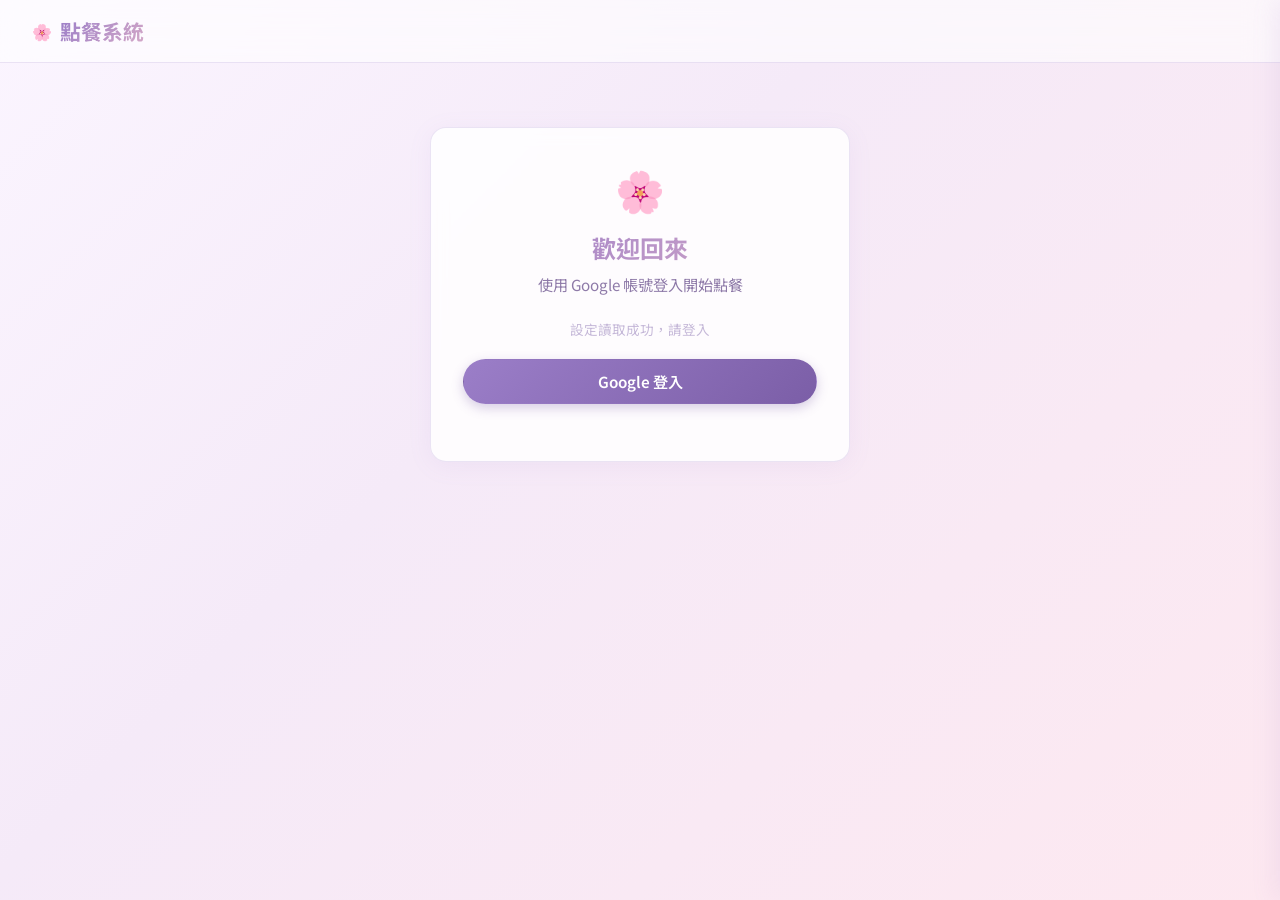
<file: index.html>
<!DOCTYPE html>
<html lang="zh-TW">
<head>
  <meta charset="UTF-8">
  <meta name="viewport" content="width=device-width, initial-scale=1.0">
  <title>點餐系統 🌸</title>
  <link rel="stylesheet" href="style.css">
  <script src="https://accounts.google.com/gsi/client" async defer></script>
</head>
<body>

  <header class="app-header">
    <div class="logo"><span>🌸</span><h1>點餐系統</h1></div>
    <div id="user-info" class="hidden">
      <span id="user-email"></span>
      <span id="user-role" class="badge"></span>
      <button id="my-orders-btn" class="btn outline small hidden">📋 我的訂單</button>
      <a id="admin-link" href="admin.html" class="admin-link hidden" target="_blank">⚙️ 管理後台</a>
      <button id="logout-btn" class="btn ghost small">登出</button>
    </div>
  </header>

  <main class="container">

    <!-- 登入 -->
    <section id="login-section">
      <div class="card login-card">
        <div style="font-size:2.5rem;margin-bottom:0.75rem;">🌸</div>
        <h2>歡迎回來</h2>
        <p class="subtitle">使用 Google 帳號登入開始點餐</p>
        <p id="env-status" style="font-size:0.85rem;color:var(--text-light);margin-bottom:1.25rem;">讀取設定中...</p>
        <button id="login-btn" class="btn primary full-width hidden">Google 登入</button>
        <div id="login-error" class="error-msg"></div>
      </div>
    </section>

    <!-- 點餐 -->
    <section id="order-section" class="hidden">
      <div id="order-status-banner" class="status-banner hidden"></div>

      <div class="section-header">
        <div>
          <h2>今日菜單</h2>
          <p class="sub" id="today-restaurants-label">讀取中...</p>
        </div>
      </div>

      <div id="restaurant-tabs" class="restaurant-tabs"></div>
      <div id="menu-loading" class="loading hidden">讀取菜單中</div>
      <div id="menu-grid" class="menu-grid"></div>
      <div id="menu-empty" class="empty-state hidden">
        <span class="emoji">🍽️</span>今日尚未開放任何餐廳，請聯繫管理員設定。
      </div>
      <div id="order-msg" class="msg" style="margin-top:1rem;"></div>
    </section>

  </main>

  <!-- Cart FAB -->
  <button id="cart-fab" class="cart-fab hidden">🛒<span id="cart-badge" class="cart-badge">0</span></button>

  <!-- Cart Panel -->
  <aside id="order-panel" class="order-panel">
    <div class="order-panel-header">
      <h3>🛒 我的訂單</h3>
      <button id="close-panel-btn" class="btn ghost small">✕</button>
    </div>
    <div class="order-panel-body" id="order-panel-body">
      <p class="order-panel-empty">尚未選擇任何餐點</p>
    </div>
    <div class="order-panel-footer">
      <div class="order-total-row">
        <span class="order-total-label">合計金額</span>
        <span class="order-total-price" id="order-total">$0</span>
      </div>
      <button id="submit-order-btn" class="btn primary full-width" disabled>送出訂單</button>
      <button id="reset-order-btn" class="btn ghost full-width" style="margin-top:0.5rem;">清空選單</button>
    </div>
  </aside>

  <!-- My Orders Modal -->
  <div id="my-orders-modal" class="modal-overlay hidden">
    <div class="modal-card">
      <div class="modal-header">
        <h3>📋 我的點餐紀錄</h3>
        <button id="close-my-orders-btn" class="btn ghost small">✕</button>
      </div>
      <div class="modal-body" id="my-orders-modal-body">
        <p style="color:var(--text-muted);text-align:center;padding:2rem;">讀取中...</p>
      </div>
      <div class="modal-footer">
        <button id="modify-order-btn" class="btn secondary hidden">✏️ 修改訂單</button>
        <button id="close-my-orders-btn2" class="btn ghost">關閉</button>
      </div>
    </div>
  </div>

  <script src="config.js"></script>
  <script src="sheetApi.js"></script>
  <script src="auth.js"></script>
  <script src="app.js"></script>
</body>
</html>
</file>
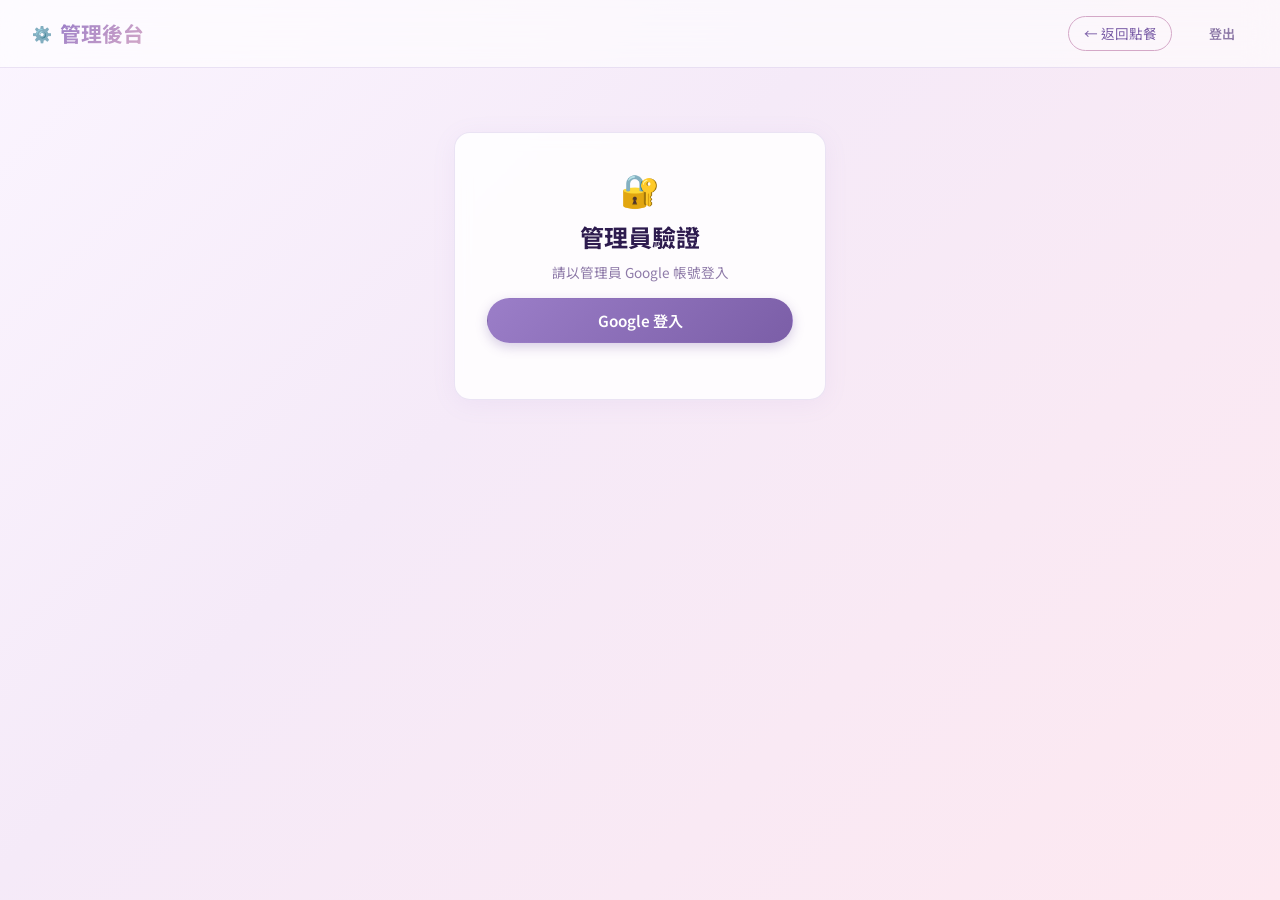
<file: admin.html>
<!DOCTYPE html>
<html lang="zh-TW">
<head>
  <meta charset="UTF-8">
  <meta name="viewport" content="width=device-width, initial-scale=1.0">
  <title>管理後台 ⚙️ | 點餐系統</title>
  <link rel="stylesheet" href="style.css">
  <script src="https://accounts.google.com/gsi/client" async defer></script>
</head>
<body>

  <header class="app-header">
    <div class="logo">
      <span>⚙️</span>
      <h1>管理後台</h1>
    </div>
    <div style="display:flex;align-items:center;gap:0.75rem;">
      <a href="index.html" class="admin-link">← 返回點餐</a>
      <span id="admin-user-email" style="font-size:0.9rem;color:var(--text-muted);"></span>
      <button id="admin-logout-btn" class="btn ghost small">登出</button>
    </div>
  </header>

  <!-- 管理員登入守衛 -->
  <div id="admin-login-guard" style="max-width:420px;margin:4rem auto;padding:0 1.5rem;">
    <div class="card" style="text-align:center;">
      <div style="font-size:2rem;margin-bottom:0.5rem;">🔐</div>
      <h2 style="margin-bottom:0.5rem;">管理員驗證</h2>
      <p id="admin-env-status" style="font-size:0.85rem;color:var(--text-muted);margin-bottom:1rem;">讀取設定中...</p>
      <button id="admin-login-btn" class="btn primary full-width hidden">Google 登入</button>
      <div id="admin-login-error" class="error-msg"></div>
    </div>
  </div>

  <!-- 管理後台主體 -->
  <main id="admin-main" class="container hidden">

    <!-- 功能列 -->
    <div class="card" style="margin-bottom:1.5rem;display:flex;align-items:center;justify-content:space-between;flex-wrap:wrap;gap:1rem;">
      <div>
        <p style="font-size:0.85rem;color:var(--text-muted);">今日訂單狀態</p>
        <p id="admin-order-status-text" style="font-weight:700;color:var(--text-dark);">讀取中...</p>
      </div>
      <div style="display:flex;gap:0.5rem;flex-wrap:wrap;">
        <button id="dice-btn" class="btn secondary">🎲 隨機選餐廳</button>
        <button id="close-orders-btn" class="btn outline">🔒 截止訂單</button>
        <button id="reopen-orders-btn" class="btn outline hidden">🔓 重新開放</button>
        <button id="view-orders-btn" class="btn primary">📋 查看全部訂單</button>
      </div>
    </div>

    <!-- 全部訂單 Modal -->
    <div id="all-orders-modal" class="modal-overlay hidden">
      <div class="modal-card" style="max-width:720px;">
        <div class="modal-header">
          <h3>📋 今日全部訂單</h3>
          <button id="close-all-orders-btn" class="btn ghost small">✕</button>
        </div>
        <div class="modal-body" id="all-orders-modal-body">
          <p style="text-align:center;color:var(--text-muted);padding:2rem;">讀取中...</p>
        </div>
        <div class="modal-footer">
          <button id="close-all-orders-btn2" class="btn ghost">關閉</button>
        </div>
      </div>
    </div>

    <div class="admin-grid">

      <!-- 左欄：今日餐廳設定 -->
      <div class="card">
        <p class="card-title">📅 今日開放餐廳</p>
        <p style="font-size:0.85rem;color:var(--text-muted);margin-bottom:0.75rem;">點選要開放的餐廳（可複選），未選的自動反灰。</p>
        <div id="restaurant-check-grid" class="restaurant-check-grid">
          <span style="color:var(--text-light);font-size:0.85rem;">讀取中...</span>
        </div>
        <button id="save-today-config-btn" class="btn primary full-width" style="margin-top:0.75rem;">儲存今日設定</button>
        <div id="admin-config-msg" class="msg"></div>

        <hr style="border:none;border-top:1px solid var(--border);margin:1.25rem 0;">

        <p class="card-title" style="margin-bottom:0.75rem;">➕ 新增餐點</p>
        <div class="form-group">
          <label>餐廳名稱</label>
          <input type="text" id="new-restaurant" placeholder="例如：50嵐">
        </div>
        <div class="form-group">
          <label>品名</label>
          <input type="text" id="new-name" placeholder="例如：珍珠奶茶(L)">
        </div>
        <div class="form-group">
          <label>單價</label>
          <input type="text" id="new-price" placeholder="例如：60">
        </div>
        <div class="form-group">
          <label>分類</label>
          <input type="text" id="new-category" placeholder="例如：飲品">
        </div>
        <button id="add-menu-btn" class="btn secondary full-width">➕ 新增至菜單</button>
        <div id="add-menu-msg" class="msg"></div>
      </div>

      <!-- 右欄：菜單管理 -->
      <div class="card">
        <div style="display:flex;justify-content:space-between;align-items:center;margin-bottom:0.75rem;">
          <p class="card-title" style="margin-bottom:0;">🍽️ 菜單管理</p>
          <a id="sheet-link" href="#" target="_blank" class="btn ghost small" style="font-size:0.8rem;">試算表連結 ↗</a>
        </div>
        <div class="table-container">
          <table class="data-table">
            <thead>
              <tr>
                <th>餐廳</th>
                <th>品名</th>
                <th>單價</th>
                <th>操作</th>
              </tr>
            </thead>
            <tbody id="admin-menu-tbody">
              <tr><td colspan="5" class="loading">讀取中</td></tr>
            </tbody>
          </table>
        </div>
      </div>

    </div>
  </main>

  <script src="config.js"></script>
  <script src="sheetApi.js"></script>
  <script src="auth.js"></script>
  <script src="admin.js"></script>
</body>
</html>
</file>
<file: style.css>
/* ============================================================
   芙麗蓮主題配色 - Frieren Color Theme
   主色調: 薰衣草紫 × 珍珠粉 × 霧銀白
   ============================================================ */
@import url('https://fonts.googleapis.com/css2?family=Noto+Sans+TC:wght@400;500;600;700&display=swap');

:root {
  /* 主色系 */
  --frieren-primary: #9B7EC8;       /* 深薰衣草紫 */
  --frieren-primary-dark: #7B5EA7;  /* 深紫 */
  --frieren-secondary: #E8C5D8;     /* 珍珠粉 */
  --frieren-accent: #D4A8C7;        /* 玫瑰粉紫 */
  --frieren-soft: #F2E8F5;          /* 淺薰衣草 */
  --frieren-blush: #FAD0DC;         /* 腮紅粉 */
  
  /* 背景與表面 */
  --bg-main: #FBF5FF;               /* 極淺紫白 */
  --bg-card: rgba(255,255,255,0.85);
  --bg-glass: rgba(255,255,255,0.6);
  
  /* 文字 */
  --text-dark: #2D1B4E;             /* 深紫黑 */
  --text-muted: #8E7AA8;            /* 霧紫灰 */
  --text-light: #C5B8D8;            /* 淺紫 */
  
  /* 邊框 */
  --border: rgba(155, 126, 200, 0.2);
  --border-hover: rgba(155, 126, 200, 0.5);
  
  /* 狀態 */
  --success: #7BBFA5;
  --danger: #E07A8A;
  
  /* 尺寸 */
  --radius: 16px;
  --radius-sm: 10px;
  --font: 'Noto Sans TC', -apple-system, BlinkMacSystemFont, sans-serif;
}

* { box-sizing: border-box; margin: 0; padding: 0; }

body {
  font-family: var(--font);
  background: linear-gradient(135deg, #FBF5FF 0%, #F5EAF8 40%, #FDE8F0 100%);
  min-height: 100vh;
  color: var(--text-dark);
}

/* ── Header ── */
.app-header {
  background: var(--bg-glass);
  backdrop-filter: blur(16px);
  border-bottom: 1px solid var(--border);
  padding: 1rem 2rem;
  display: flex;
  justify-content: space-between;
  align-items: center;
  position: sticky;
  top: 0;
  z-index: 100;
}

.app-header .logo {
  display: flex;
  align-items: center;
  gap: 0.5rem;
}

.app-header h1 {
  font-size: 1.3rem;
  font-weight: 700;
  background: linear-gradient(135deg, var(--frieren-primary), var(--frieren-accent));
  -webkit-background-clip: text;
  -webkit-text-fill-color: transparent;
}

#user-info {
  display: flex;
  align-items: center;
  gap: 0.75rem;
  font-size: 0.9rem;
}

#user-email { font-weight: 500; color: var(--text-dark); }

.badge {
  display: inline-block;
  padding: 0.25em 0.75em;
  font-size: 0.75rem;
  font-weight: 600;
  border-radius: 9999px;
  background: linear-gradient(135deg, var(--frieren-secondary), var(--frieren-blush));
  color: var(--frieren-primary-dark);
}

/* ── Admin Link Button ── */
.admin-link {
  display: inline-flex;
  align-items: center;
  gap: 0.4rem;
  font-size: 0.85rem;
  padding: 0.4rem 0.9rem;
  border-radius: 9999px;
  border: 1.5px solid var(--frieren-accent);
  color: var(--frieren-primary-dark);
  background: transparent;
  cursor: pointer;
  text-decoration: none;
  font-family: var(--font);
  transition: all 0.2s;
}
.admin-link:hover {
  background: var(--frieren-soft);
  border-color: var(--frieren-primary);
}

/* ── Layout ── */
.container {
  max-width: 960px;
  margin: 2rem auto;
  padding: 0 1.5rem;
}

.hidden { display: none !important; }

/* ── Card ── */
.card {
  background: var(--bg-card);
  border: 1px solid var(--border);
  border-radius: var(--radius);
  padding: 2rem;
  box-shadow: 0 4px 24px rgba(155,126,200,0.08);
  backdrop-filter: blur(8px);
}

.login-card {
  max-width: 420px;
  margin: 4rem auto;
  text-align: center;
}

.login-card h2 {
  font-size: 1.5rem;
  margin-bottom: 0.5rem;
  background: linear-gradient(135deg, var(--frieren-primary), var(--frieren-accent));
  -webkit-background-clip: text;
  -webkit-text-fill-color: transparent;
}

.login-card .subtitle {
  color: var(--text-muted);
  margin-bottom: 1.5rem;
  font-size: 0.95rem;
}

/* ── Form ── */
.form-group { margin-bottom: 1.25rem; text-align: left; }

.form-group label {
  display: block;
  font-size: 0.85rem;
  font-weight: 600;
  color: var(--text-muted);
  margin-bottom: 0.4rem;
}

input[type="text"], textarea, select {
  width: 100%;
  padding: 0.65rem 0.9rem;
  border: 1.5px solid var(--border);
  border-radius: var(--radius-sm);
  font-family: var(--font);
  font-size: 0.95rem;
  background: rgba(255,255,255,0.8);
  color: var(--text-dark);
  transition: border-color 0.2s, box-shadow 0.2s;
}

input[type="text"]:focus, textarea:focus, select:focus {
  outline: none;
  border-color: var(--frieren-primary);
  box-shadow: 0 0 0 3px rgba(155,126,200,0.15);
}

/* ── Buttons ── */
.btn {
  display: inline-flex;
  align-items: center;
  justify-content: center;
  gap: 0.4rem;
  padding: 0.65rem 1.4rem;
  font-size: 0.95rem;
  font-weight: 600;
  border-radius: 9999px;
  border: 1.5px solid transparent;
  cursor: pointer;
  transition: all 0.2s;
  font-family: var(--font);
}

.btn.primary {
  background: linear-gradient(135deg, var(--frieren-primary), var(--frieren-primary-dark));
  color: white;
  border-color: transparent;
  box-shadow: 0 4px 12px rgba(123,94,167,0.3);
}

.btn.primary:hover {
  transform: translateY(-1px);
  box-shadow: 0 6px 16px rgba(123,94,167,0.4);
}

.btn.secondary {
  background: linear-gradient(135deg, var(--frieren-secondary), var(--frieren-blush));
  color: var(--frieren-primary-dark);
  border-color: transparent;
}

.btn.secondary:hover { filter: brightness(0.95); }

.btn.outline {
  background: transparent;
  border-color: var(--border-hover);
  color: var(--text-dark);
}

.btn.outline:hover {
  background: var(--frieren-soft);
  border-color: var(--frieren-primary);
  color: var(--frieren-primary-dark);
}

.btn.ghost {
  background: transparent;
  border-color: transparent;
  color: var(--text-muted);
  padding: 0.4rem 0.8rem;
}

.btn.ghost:hover { background: var(--frieren-soft); color: var(--frieren-primary); }

.btn.danger {
  background: transparent;
  border-color: var(--danger);
  color: var(--danger);
}

.btn.small { padding: 0.35rem 0.75rem; font-size: 0.82rem; }

.btn:disabled { opacity: 0.5; cursor: not-allowed; transform: none !important; }

.full-width { width: 100%; }

/* ── Section Header ── */
.section-header {
  display: flex;
  justify-content: space-between;
  align-items: flex-end;
  margin-bottom: 1.5rem;
}

.section-header h2 {
  font-size: 1.4rem;
  font-weight: 700;
  color: var(--text-dark);
}

.section-header .sub {
  font-size: 0.9rem;
  color: var(--text-muted);
  margin-top: 0.2rem;
}

/* ── Restaurant Tabs ── */
.restaurant-tabs {
  display: flex;
  gap: 0.5rem;
  flex-wrap: wrap;
  margin-bottom: 1.5rem;
}

.tab-btn {
  padding: 0.45rem 1rem;
  border-radius: 9999px;
  border: 1.5px solid var(--border);
  background: var(--bg-card);
  color: var(--text-muted);
  font-size: 0.88rem;
  font-weight: 500;
  cursor: pointer;
  transition: all 0.2s;
  font-family: var(--font);
}

.tab-btn.active {
  background: linear-gradient(135deg, var(--frieren-primary), var(--frieren-primary-dark));
  color: white;
  border-color: transparent;
  box-shadow: 0 2px 8px rgba(123,94,167,0.25);
}

.tab-btn:hover:not(.active) {
  border-color: var(--frieren-accent);
  color: var(--frieren-primary);
  background: var(--frieren-soft);
}

/* ── Menu Grid (Card Style) ── */
.menu-grid {
  display: grid;
  grid-template-columns: repeat(auto-fill, minmax(220px, 1fr));
  gap: 1rem;
}

.menu-card {
  background: var(--bg-card);
  border: 1.5px solid var(--border);
  border-radius: var(--radius);
  padding: 1.25rem;
  display: flex;
  flex-direction: column;
  gap: 0.75rem;
  transition: all 0.25s;
  position: relative;
  overflow: hidden;
}

.menu-card::before {
  content: '';
  position: absolute;
  top: 0;
  left: 0;
  right: 0;
  height: 3px;
  background: linear-gradient(90deg, var(--frieren-secondary), var(--frieren-accent));
  opacity: 0;
  transition: opacity 0.2s;
}

.menu-card:hover {
  border-color: var(--border-hover);
  box-shadow: 0 8px 24px rgba(155,126,200,0.15);
  transform: translateY(-2px);
}

.menu-card:hover::before { opacity: 1; }

.menu-card.has-item::before { opacity: 1; }

.menu-card.has-item {
  border-color: var(--frieren-accent);
  background: linear-gradient(135deg, rgba(242,232,245,0.6), rgba(250,208,220,0.3));
}

.menu-card-name {
  font-size: 1rem;
  font-weight: 700;
  color: var(--text-dark);
  line-height: 1.3;
}

.menu-card-meta {
  font-size: 0.8rem;
  color: var(--text-muted);
}

.menu-card-price {
  font-size: 1.1rem;
  font-weight: 700;
  color: var(--frieren-primary-dark);
}

/* ── Quantity Control ── */
.qty-control {
  display: flex;
  align-items: center;
  justify-content: center;
  gap: 0.5rem;
  margin-top: auto;
}

.qty-btn {
  width: 32px;
  height: 32px;
  border-radius: 50%;
  border: 1.5px solid var(--border-hover);
  background: white;
  color: var(--frieren-primary);
  font-size: 1.1rem;
  font-weight: 700;
  cursor: pointer;
  display: flex;
  align-items: center;
  justify-content: center;
  transition: all 0.2s;
  line-height: 1;
}

.qty-btn:hover {
  background: var(--frieren-primary);
  border-color: var(--frieren-primary);
  color: white;
}

.qty-btn:active { transform: scale(0.9); }

.qty-display {
  min-width: 28px;
  text-align: center;
  font-size: 1rem;
  font-weight: 700;
  color: var(--text-dark);
}

/* ── Order Summary Bar ── */
.order-summary-bar {
  position: sticky;
  bottom: 1.5rem;
  background: var(--bg-card);
  border: 1.5px solid var(--frieren-accent);
  border-radius: var(--radius);
  padding: 1rem 1.5rem;
  display: flex;
  align-items: center;
  justify-content: space-between;
  gap: 1rem;
  box-shadow: 0 8px 32px rgba(155,126,200,0.2);
  backdrop-filter: blur(12px);
  margin-top: 1.5rem;
  flex-wrap: wrap;
}

.order-summary-info {
  display: flex;
  align-items: center;
  gap: 1rem;
  flex-wrap: wrap;
}

.order-summary-count {
  font-size: 0.9rem;
  color: var(--text-muted);
}

.order-summary-count strong { color: var(--frieren-primary-dark); font-size: 1.05rem; }

.order-note-wrap {
  display: flex;
  align-items: center;
  gap: 0.5rem;
  flex: 1;
}

.order-note-wrap input {
  max-width: 280px;
  padding: 0.5rem 0.8rem;
  font-size: 0.88rem;
}

/* ── Messages ── */
.msg { margin-top: 0.75rem; font-size: 0.9rem; text-align: center; }
.msg.success { color: var(--success); }
.msg.error { color: var(--danger); }

.error-msg {
  color: var(--danger);
  font-size: 0.875rem;
  margin-top: 0.5rem;
  min-height: 1.2em;
}

.loading {
  text-align: center;
  padding: 3rem;
  color: var(--text-light);
}

.loading::after {
  content: '';
  display: inline-block;
  width: 20px;
  height: 20px;
  border: 2px solid var(--border);
  border-top-color: var(--frieren-primary);
  border-radius: 50%;
  animation: spin 0.8s linear infinite;
  vertical-align: middle;
  margin-left: 0.5rem;
}

@keyframes spin { to { transform: rotate(360deg); } }

/* ── Empty State ── */
.empty-state {
  text-align: center;
  padding: 3rem;
  color: var(--text-muted);
  font-size: 0.95rem;
}

.empty-state .emoji { font-size: 2.5rem; display: block; margin-bottom: 0.75rem; }

/* ── Admin Page Specific ── */
.admin-grid {
  display: grid;
  grid-template-columns: 1fr 1.6fr;
  gap: 1.5rem;
}

@media (max-width: 680px) {
  .admin-grid { grid-template-columns: 1fr; }
  .menu-grid { grid-template-columns: 1fr 1fr; }
}

@media (max-width: 400px) {
  .menu-grid { grid-template-columns: 1fr; }
}

.data-table {
  width: 100%;
  border-collapse: collapse;
  font-size: 0.88rem;
}

.data-table th, .data-table td {
  padding: 0.7rem 0.9rem;
  text-align: left;
  border-bottom: 1px solid var(--border);
}

.data-table th {
  font-weight: 600;
  color: var(--text-muted);
  background: var(--frieren-soft);
  font-size: 0.8rem;
  text-transform: uppercase;
  letter-spacing: 0.05em;
}

.data-table tbody tr:hover { background: rgba(242,232,245,0.4); }

.table-container { overflow-x: auto; border-radius: var(--radius-sm); border: 1px solid var(--border); }

.card-title {
  font-size: 1.1rem;
  font-weight: 700;
  color: var(--text-dark);
  margin-bottom: 1rem;
  padding-bottom: 0.75rem;
  border-bottom: 1px solid var(--border);
}

textarea { resize: vertical; }

/* ── Card Note Input ── */
.card-note {
  width: 100%;
  padding: 0.4rem 0.65rem;
  font-size: 0.8rem;
  border: 1.5px solid var(--border);
  border-radius: 8px;
  background: rgba(255,255,255,0.7);
  color: var(--text-muted);
  font-family: var(--font);
  transition: border-color 0.2s;
  margin-top: 0.25rem;
}
.card-note:focus { outline: none; border-color: var(--frieren-accent); }
.card-note::placeholder { font-size: 0.78rem; }

/* ── Order Side Panel ── */
.order-panel {
  position: fixed;
  right: 0; top: 0; bottom: 0;
  width: 300px;
  background: var(--bg-card);
  border-left: 1.5px solid var(--border);
  box-shadow: -4px 0 24px rgba(155,126,200,0.12);
  display: flex;
  flex-direction: column;
  z-index: 200;
  transform: translateX(100%);
  transition: transform 0.3s ease;
  backdrop-filter: blur(12px);
  pointer-events: none;
}
.order-panel.open {
  transform: translateX(0);
  pointer-events: auto;
}
.order-panel-header {
  padding: 1.25rem 1.25rem 0.75rem;
  border-bottom: 1px solid var(--border);
  display: flex;
  justify-content: space-between;
  align-items: center;
}
.order-panel-header h3 { font-size: 1rem; font-weight: 700; color: var(--text-dark); }
.order-panel-body {
  flex: 1;
  overflow-y: auto;
  padding: 0.75rem 1rem;
  display: flex;
  flex-direction: column;
  gap: 0.6rem;
}
.order-panel-empty {
  text-align: center;
  padding: 2rem 1rem;
  color: var(--text-light);
  font-size: 0.9rem;
}
.order-line-item {
  background: var(--frieren-soft);
  border-radius: 10px;
  padding: 0.65rem 0.9rem;
  border: 1px solid var(--border);
}
.order-line-item .item-name { font-size: 0.9rem; font-weight: 600; color: var(--text-dark); }
.order-line-item .item-detail {
  display: flex;
  justify-content: space-between;
  align-items: center;
  margin-top: 0.25rem;
}
.order-line-item .item-qty { font-size: 0.82rem; color: var(--text-muted); }
.order-line-item .item-subtotal { font-size: 0.88rem; font-weight: 700; color: var(--frieren-primary-dark); }
.order-line-item .item-note { font-size: 0.78rem; color: var(--text-muted); margin-top: 0.15rem; font-style: italic; }
.order-panel-footer {
  padding: 1rem 1.25rem;
  border-top: 1.5px solid var(--frieren-accent);
  background: linear-gradient(135deg, rgba(242,232,245,0.8), rgba(250,208,220,0.5));
}
.order-total-row {
  display: flex;
  justify-content: space-between;
  align-items: center;
  margin-bottom: 0.75rem;
}
.order-total-label { font-size: 0.9rem; color: var(--text-muted); }
.order-total-price { font-size: 1.2rem; font-weight: 700; color: var(--frieren-primary-dark); }

/* Cart FAB Button */
.cart-fab {
  position: fixed;
  right: 1.5rem;
  bottom: 1.5rem;
  width: 56px;
  height: 56px;
  border-radius: 50%;
  background: linear-gradient(135deg, var(--frieren-primary), var(--frieren-primary-dark));
  color: white;
  border: none;
  font-size: 1.3rem;
  cursor: pointer;
  box-shadow: 0 4px 16px rgba(123,94,167,0.4);
  display: flex;
  align-items: center;
  justify-content: center;
  z-index: 199;
  transition: transform 0.2s;
  position: fixed;
}
.cart-fab:hover { transform: scale(1.08); }
.cart-badge {
  position: absolute;
  top: -4px; right: -4px;
  background: var(--frieren-blush);
  color: var(--frieren-primary-dark);
  font-size: 0.7rem;
  font-weight: 700;
  border-radius: 9999px;
  padding: 0.15em 0.5em;
  min-width: 18px;
  text-align: center;
  border: 2px solid white;
}

/* Shift main content when panel open */
.panel-open .container { margin-right: 316px; transition: margin-right 0.3s; }

@media (max-width: 640px) {
  .order-panel { width: 100%; }
  .panel-open .container { margin-right: 0; }
}

/* ── Admin Restaurant Checkboxes ── */
.restaurant-check-grid {
  display: flex;
  flex-wrap: wrap;
  gap: 0.5rem;
  min-height: 48px;
  padding: 0.5rem 0;
}
.rest-check-label {
  display: inline-flex;
  align-items: center;
  gap: 0.4rem;
  padding: 0.4rem 0.9rem;
  border-radius: 9999px;
  border: 1.5px solid var(--border);
  background: var(--bg-card);
  color: var(--text-muted);
  font-size: 0.88rem;
  cursor: pointer;
  transition: all 0.2s;
  user-select: none;
  font-family: var(--font);
}
.rest-check-label input[type="checkbox"] { display: none; }
.rest-check-label.checked {
  background: linear-gradient(135deg, var(--frieren-primary), var(--frieren-primary-dark));
  color: white;
  border-color: transparent;
  box-shadow: 0 2px 8px rgba(123,94,167,0.25);
}
/* ── Modal ── */
.modal-overlay {
  position: fixed;
  inset: 0;
  background: rgba(45, 27, 78, 0.35);
  backdrop-filter: blur(4px);
  z-index: 300;
  display: flex;
  align-items: center;
  justify-content: center;
  padding: 1rem;
}
.modal-card {
  background: var(--bg-card);
  border-radius: var(--radius);
  width: 100%;
  max-width: 540px;
  max-height: 80vh;
  display: flex;
  flex-direction: column;
  box-shadow: 0 20px 60px rgba(123,94,167,0.25);
  border: 1.5px solid var(--border);
}
.modal-header {
  padding: 1.25rem 1.5rem 0.75rem;
  border-bottom: 1px solid var(--border);
  display: flex;
  justify-content: space-between;
  align-items: center;
}
.modal-header h3 { font-size: 1.05rem; font-weight: 700; }
.modal-body {
  flex: 1;
  overflow-y: auto;
  padding: 1rem 1.5rem;
}
.modal-footer {
  padding: 1rem 1.5rem;
  border-top: 1px solid var(--border);
  display: flex;
  gap: 0.5rem;
  justify-content: flex-end;
}

/* ── Status Banner ── */
.status-banner {
  border-radius: var(--radius);
  padding: 0.85rem 1.25rem;
  margin-bottom: 1.25rem;
  display: flex;
  align-items: center;
  gap: 0.75rem;
  font-size: 0.92rem;
  font-weight: 500;
}
.status-banner.closed {
  background: linear-gradient(135deg, #FDE8F0, #FAD0DC);
  border: 1.5px solid var(--frieren-accent);
  color: var(--frieren-primary-dark);
}
.status-banner.open {
  background: linear-gradient(135deg, #E8F5E9, #C8E6C9);
  border: 1.5px solid #7BBFA5;
  color: #2E7D52;
}

/* ── Orders Table ── */
.orders-table { width: 100%; border-collapse: collapse; font-size: 0.87rem; }
.orders-table th, .orders-table td {
  padding: 0.6rem 0.75rem;
  text-align: left;
  border-bottom: 1px solid var(--border);
}
.orders-table th {
  font-weight: 600;
  color: var(--text-muted);
  background: var(--frieren-soft);
  font-size: 0.78rem;
  text-transform: uppercase;
}
.orders-table tbody tr:hover { background: rgba(242,232,245,0.4); }
</file>
